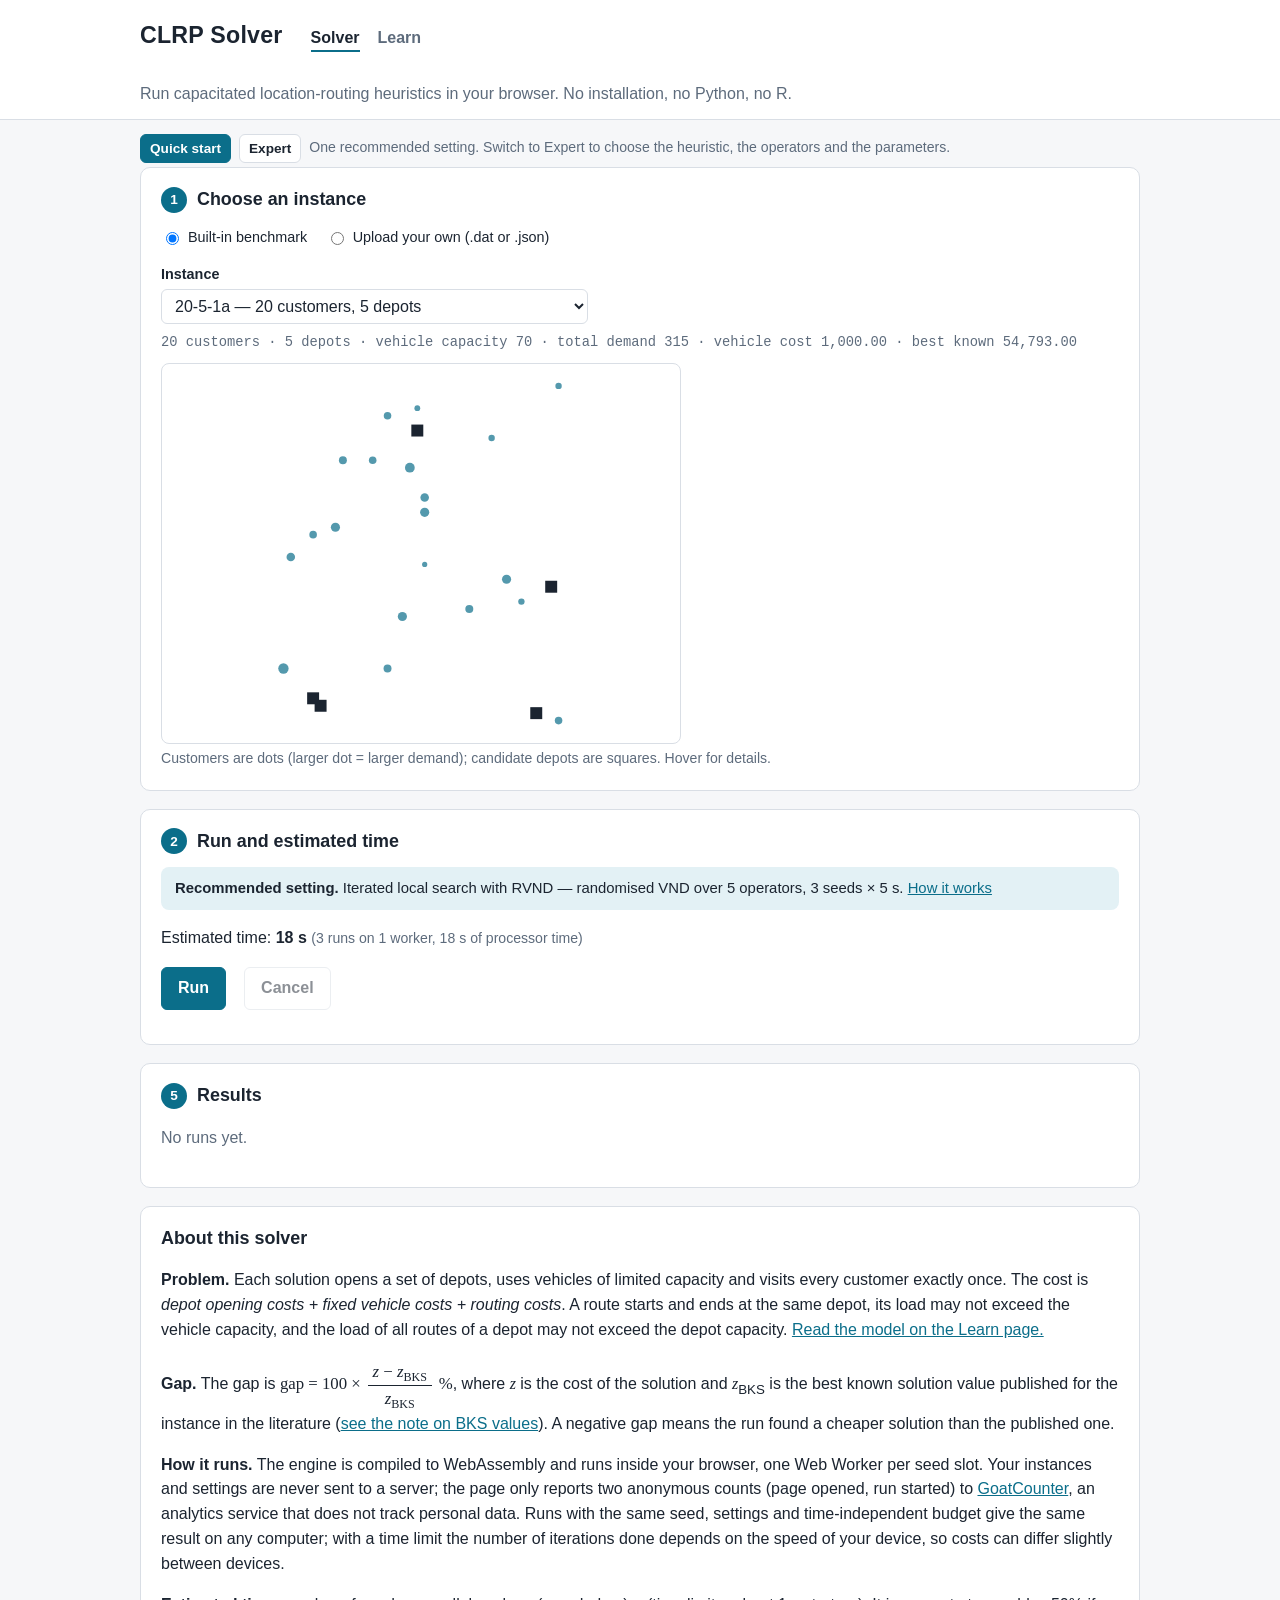
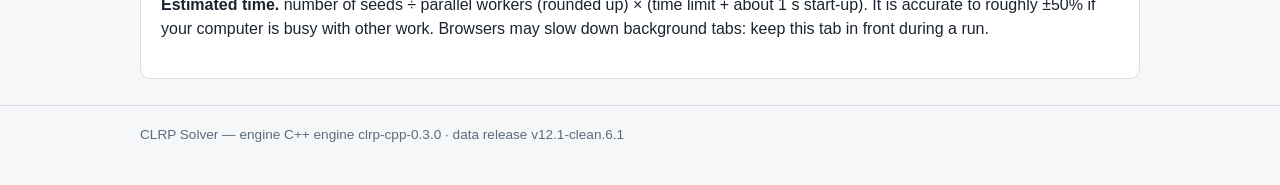
<file: index.html>
<!DOCTYPE html>
<html lang="en">
<head>
<meta charset="utf-8">
<meta name="viewport" content="width=device-width, initial-scale=1">
<title>CLRP Solver</title>
<meta name="description" content="Run heuristics for the capacitated location-routing problem (CLRP) in your browser. No installation.">
<link rel="icon" href="data:,">
<link rel="stylesheet" href="css/site.css">
</head>
<body>
<header class="top"><div class="wrap">
  <h1>CLRP Solver</h1>
  <nav><a href="index.html" aria-current="page">Solver</a><a href="learn.html">Learn</a></nav>
  <p class="tagline">Run capacitated location-routing heuristics in your browser. No installation, no Python, no R.</p>
</div></header>

<main class="wrap">
<noscript><p class="err">This page needs JavaScript and WebAssembly.</p></noscript>
<div id="boot" class="card">Loading the solver…</div>

<div class="mode" role="group" aria-label="Mode">
  <button type="button" id="mode-quick" class="small" aria-pressed="true">Quick start</button>
  <button type="button" id="mode-expert" class="small" aria-pressed="false">Expert</button>
  <span class="muted small" id="mode-note"></span>
</div>

<section class="panel" id="p-instance">
  <h2><span class="num">1</span>Choose an instance</h2>
  <label class="inline"><input type="radio" name="isrc" value="builtin" checked> Built-in benchmark</label>
  <label class="inline"><input type="radio" name="isrc" value="upload"> Upload your own (.dat or .json)</label>
  <div id="inst-builtin">
    <div class="row"><div><label for="inst-sel">Instance</label><select id="inst-sel"></select></div></div>
  </div>
  <div id="inst-upload" hidden>
    <label for="up-file">File</label><input type="file" id="up-file" accept=".dat,.json,.txt">
    <p class="hint">Two formats are read: the benchmark <code>.dat</code> layout used by the P, B and T sets (see <a href="learn.html#formats">Learn</a>) and a simple <code>.json</code> file. <button class="small" id="up-example" type="button">Download a JSON example</button></p>
    <p class="err small" id="up-err"></p>
  </div>
  <div class="info" id="inst-info"></div>
  <div class="chart map" id="inst-map" hidden></div>
  <p class="hint">Customers are dots (larger dot = larger demand); candidate depots are squares. Hover for details.</p>
</section>

<section class="panel" id="p-heur">
  <h2><span class="num">2</span>Choose a heuristic</h2>
  <label for="heur-sel">Algorithm</label><select id="heur-sel"></select>
  <div class="card" id="heur-card"></div>
</section>

<section class="panel" id="p-ls">
  <h2><span class="num">3</span>Local search operators</h2>
  <div class="row">
    <div><label for="ls-sel">Move selection</label><select id="ls-sel"></select></div>
    <div id="preset-box"><label for="preset-sel">Operator set</label><select id="preset-sel"></select></div>
  </div>
  <div class="card" id="ls-card"></div>
  <div id="ops-box">
    <label>Operator order <span class="muted small">(the order matters for VND, RVND and first improvement)</span></label>
    <div class="chips" id="ops-chips"></div>
    <div class="row"><div><label for="op-add">Add an operator</label><select id="op-add"></select></div><div><button class="small" id="op-clear" type="button">Clear list</button></div></div>
    <p class="hint" id="ops-note"></p>
  </div>
  <details id="adv"><summary>Advanced parameters of the heuristic</summary><div class="params" id="params"></div><p class="hint">Defaults are the values used in the experiments. Parameters that stop a run by count (iterations, generations) have no effect under a time limit.</p></details>
</section>

<section class="panel" id="p-run">
  <h2><span class="num" id="run-num">4</span>Run and estimated time</h2>
  <div class="card" id="quick-card" hidden></div>
  <div class="row" id="run-fields">
    <div><label for="seed0">First seed</label><input type="number" id="seed0" value="1" min="0" step="1"></div>
    <div><label for="nseeds">Number of seeds</label><input type="number" id="nseeds" value="3" min="1" max="200" step="1"></div>
    <div><label for="tlim">Time limit per run (seconds)</label><input type="number" id="tlim" value="5" min="0.5" max="3600" step="0.5"></div>
    <div><label for="nwork">Parallel workers</label><input type="number" id="nwork" value="1" min="1" max="32" step="1"></div>
  </div>
  <div class="row" id="run-quickbtns" style="margin-top:10px">
    <div><button class="small" id="q-quick" type="button">Quick test: 3 × 5 s</button> <button class="small" id="q-short" type="button">Short: 5 × 30 s</button></div>
  </div>
  <p>Estimated time: <strong id="est">–</strong> <span class="muted small" id="est-note"></span></p>
  <div class="row"><button class="primary" id="run" type="button">Run</button><button id="cancel" type="button" disabled>Cancel</button><span id="status" class="muted small"></span></div>
  <div class="bar" id="bar" hidden><i></i></div>
  <p class="err small" id="run-err"></p>
</section>

<section class="panel" id="p-res">
  <h2><span class="num">5</span>Results</h2>
  <p class="muted" id="res-empty">No runs yet.</p>
  <div id="res" hidden>
    <div id="res-sum" class="info"></div>
    <h3 style="margin:16px 0 4px;font-size:1rem">Gap to the best known solution</h3>
    <div class="chart" id="gap-chart"></div>
    <div class="row" style="align-items:center"><h3 style="margin:16px 0 4px;font-size:1rem">Routes of the best run</h3><div><select id="route-seed" style="min-width:140px"></select></div></div>
    <div class="info" id="route-info"></div><div class="chart" id="route-chart"></div>
    <h3 style="margin:16px 0 4px;font-size:1rem">Convergence</h3>
    <div class="chart" id="conv-chart"></div>
    <h3 style="margin:16px 0 4px;font-size:1rem">All runs</h3>
    <div style="overflow-x:auto"><table class="res" id="res-table"><thead><tr><th>Seed</th><th>Cost</th><th>Opening</th><th>Vehicles</th><th>Routing</th><th>Gap to BKS</th><th>Time to best</th><th>Wall time</th><th>Status</th></tr></thead><tbody></tbody></table></div>
    <div class="row" style="margin-top:12px"><button id="dl-csv" type="button">Download CSV</button><button id="dl-log" type="button">Download solver log</button><button id="dl-sol" type="button">Download best solution (JSON)</button><button id="dl-cfg" type="button">Download settings</button></div>
  </div>
</section>

<section class="panel" id="about">
  <h2>About this solver</h2>
  <p><strong>Problem.</strong> Each solution opens a set of depots, uses vehicles of limited capacity and visits every customer exactly once. The cost is <em>depot opening costs + fixed vehicle costs + routing costs</em>. A route starts and ends at the same depot, its load may not exceed the vehicle capacity, and the load of all routes of a depot may not exceed the depot capacity. <a href="learn.html#problem">Read the model on the Learn page.</a></p>
  <p><strong>Gap.</strong> The gap is <span class="math">gap = 100 × <span class="frac"><span><i>z</i> − <i>z</i><sub>BKS</sub></span><span><i>z</i><sub>BKS</sub></span></span> %</span>, where <i>z</i> is the cost of the solution and <i>z</i><sub>BKS</sub> is the best known solution value published for the instance in the literature (<a href="learn.html#bks">see the note on BKS values</a>). A negative gap means the run found a cheaper solution than the published one.</p>
  <p><strong>How it runs.</strong> The engine is compiled to WebAssembly and runs inside your browser, one Web Worker per seed slot. Your instances and settings are never sent to a server; the page only reports two anonymous counts (page opened, run started) to <a href="https://www.goatcounter.com">GoatCounter</a>, an analytics service that does not track personal data. Runs with the same seed, settings and time-independent budget give the same result on any computer; with a time limit the number of iterations done depends on the speed of your device, so costs can differ slightly between devices.</p>
  <p><strong>Estimated time.</strong> number of seeds ÷ parallel workers (rounded up) × (time limit + about 1 s start-up). It is accurate to roughly ±50% if your computer is busy with other work. Browsers may slow down background tabs: keep this tab in front during a run.</p>
</section>
</main>

<div class="wrap"><section id="cite" hidden></section></div>
<footer><div class="wrap"><span id="foot">CLRP Solver</span></div></footer>

<script src="js/engine.js"></script>
<script src="js/charts.js"></script>
<script src="js/app.js"></script>
<script data-goatcounter="https://michelecedolin.goatcounter.com/count" async src="https://gc.zgo.at/count.js"></script>
<script src="js/cite.js"></script>
</body>
</html>
</file>
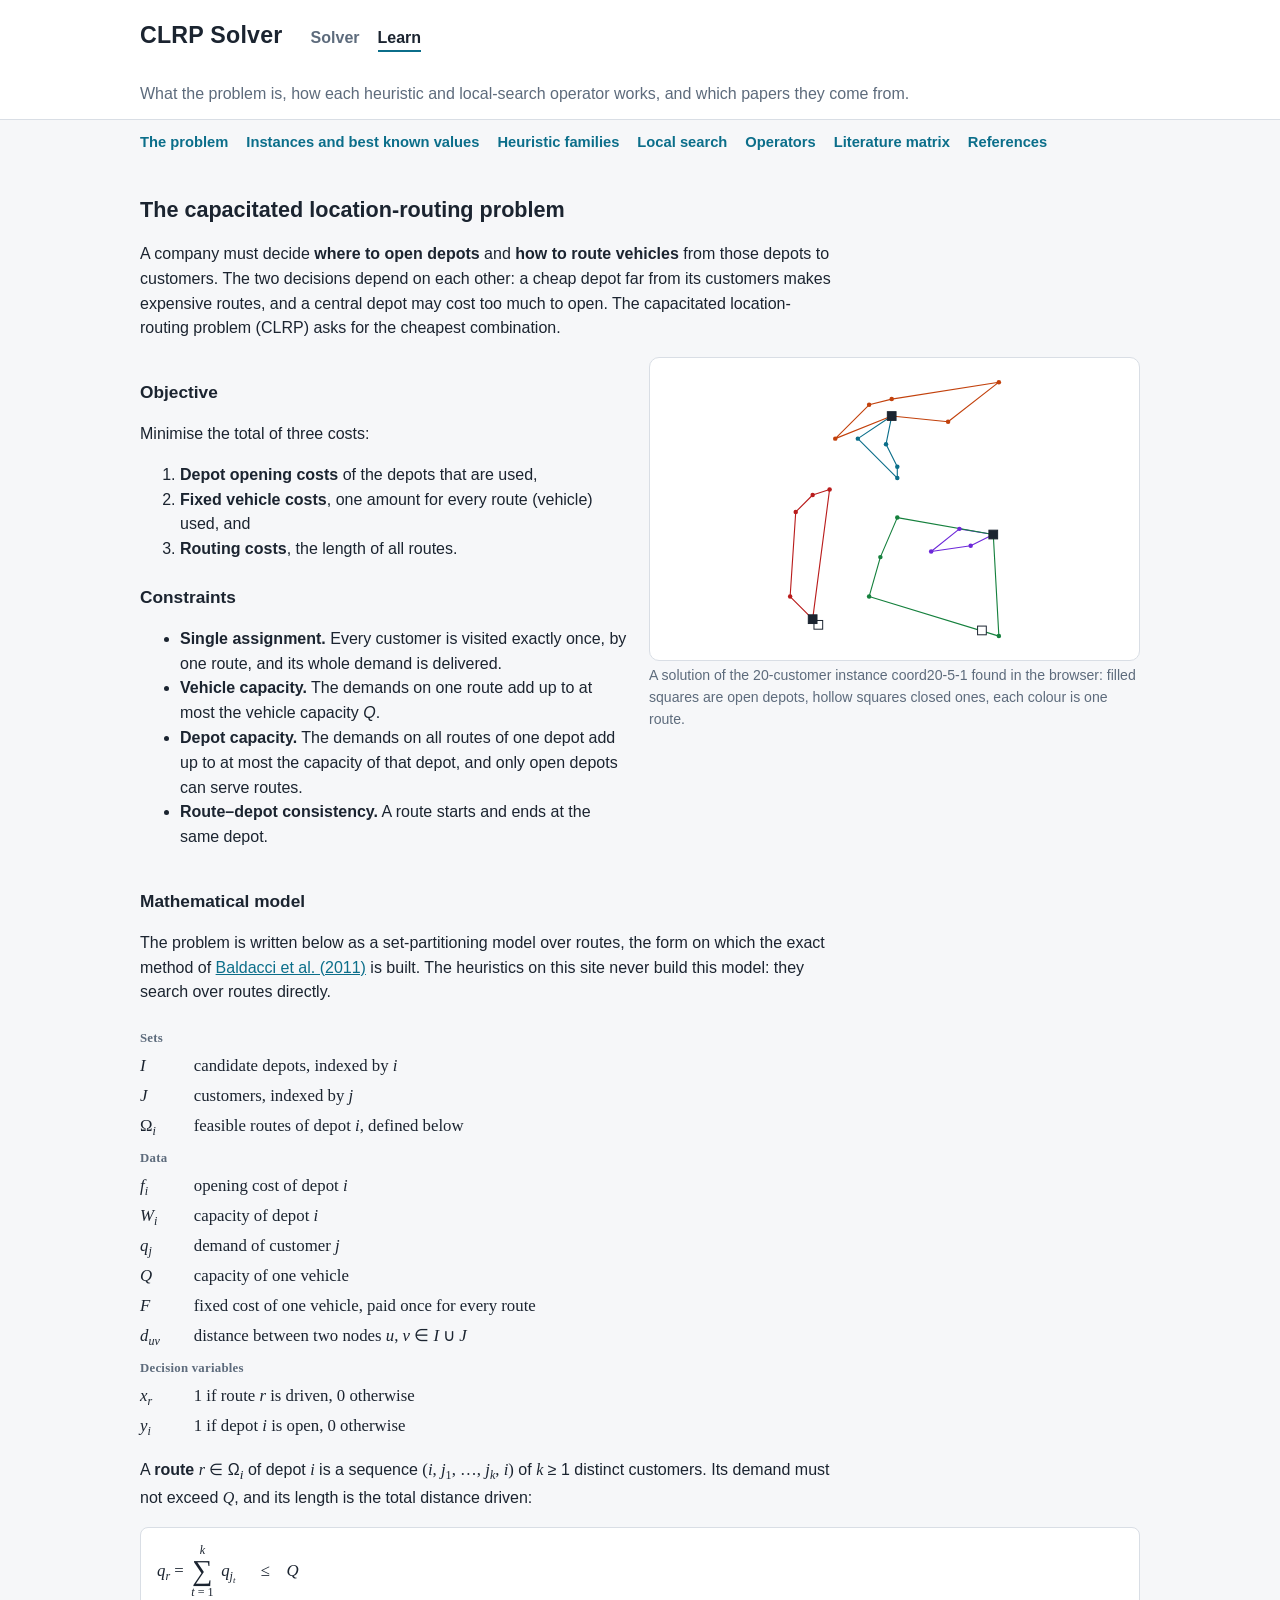
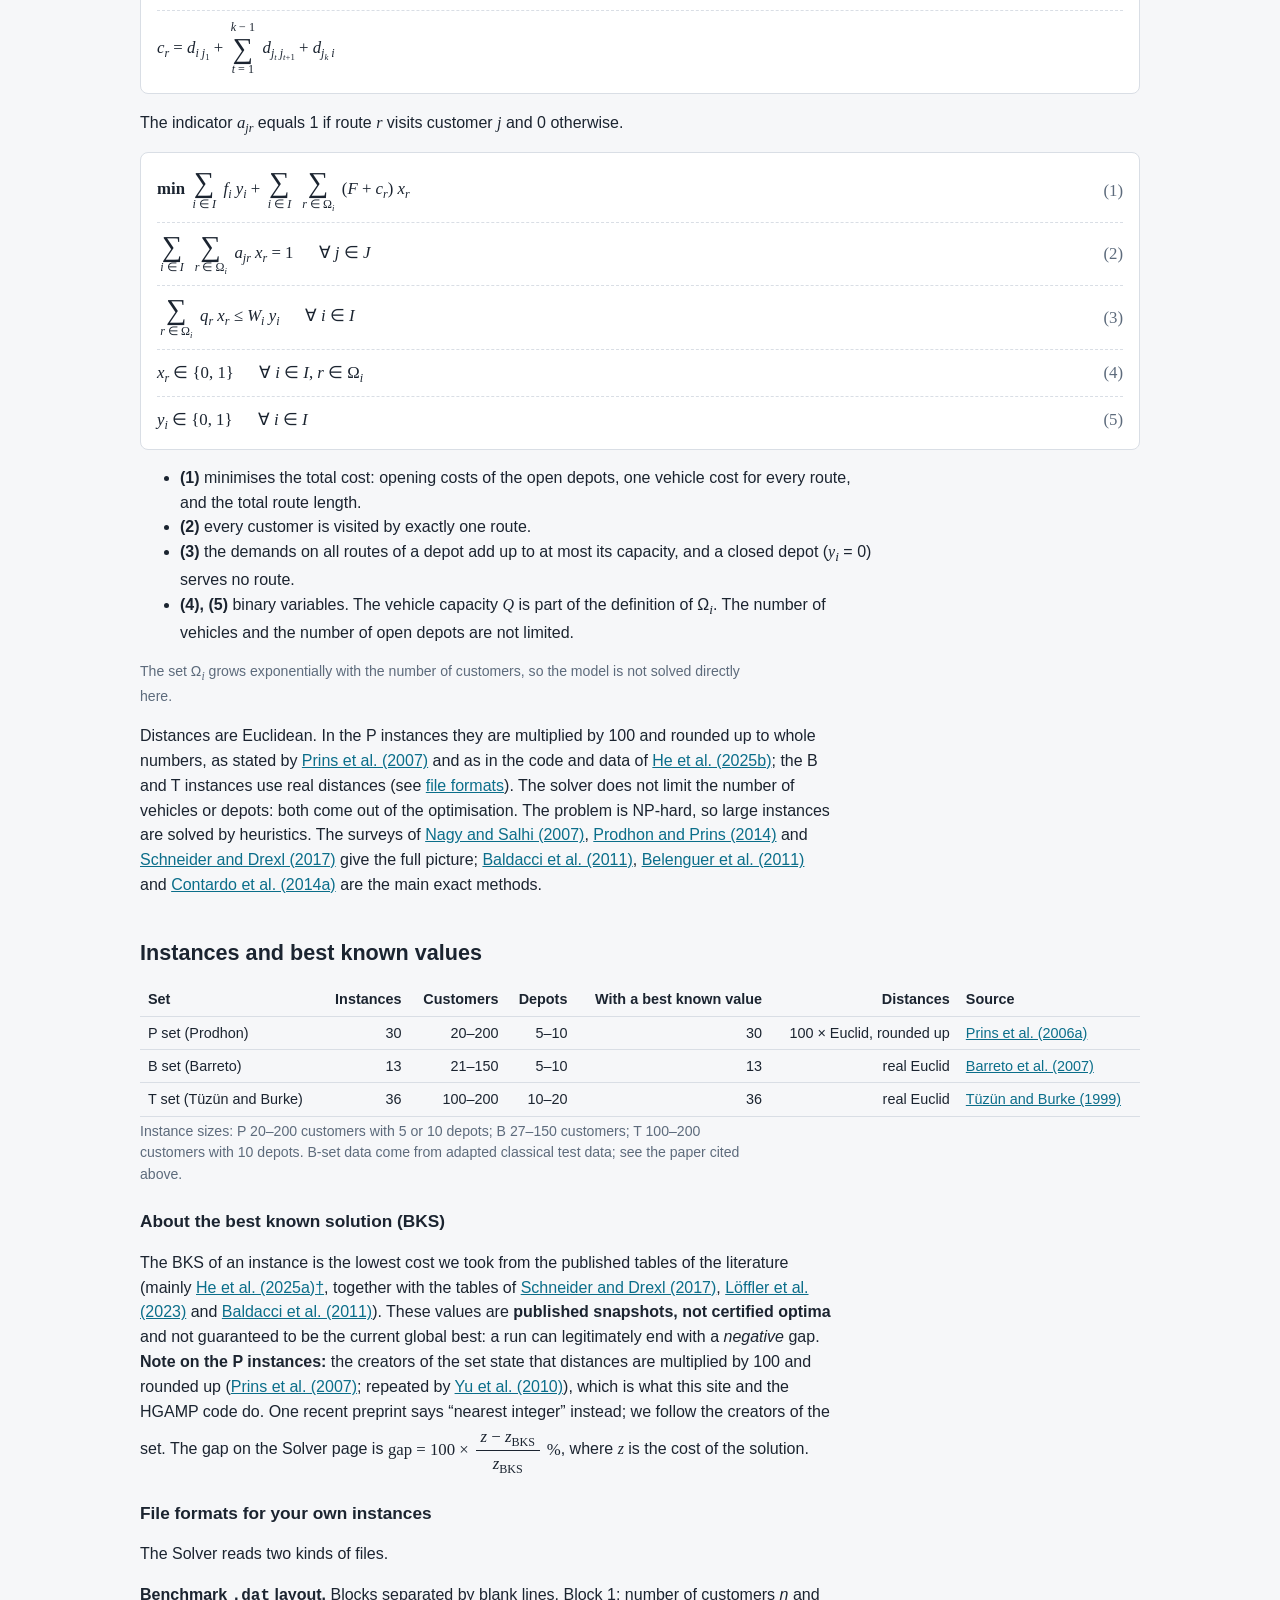
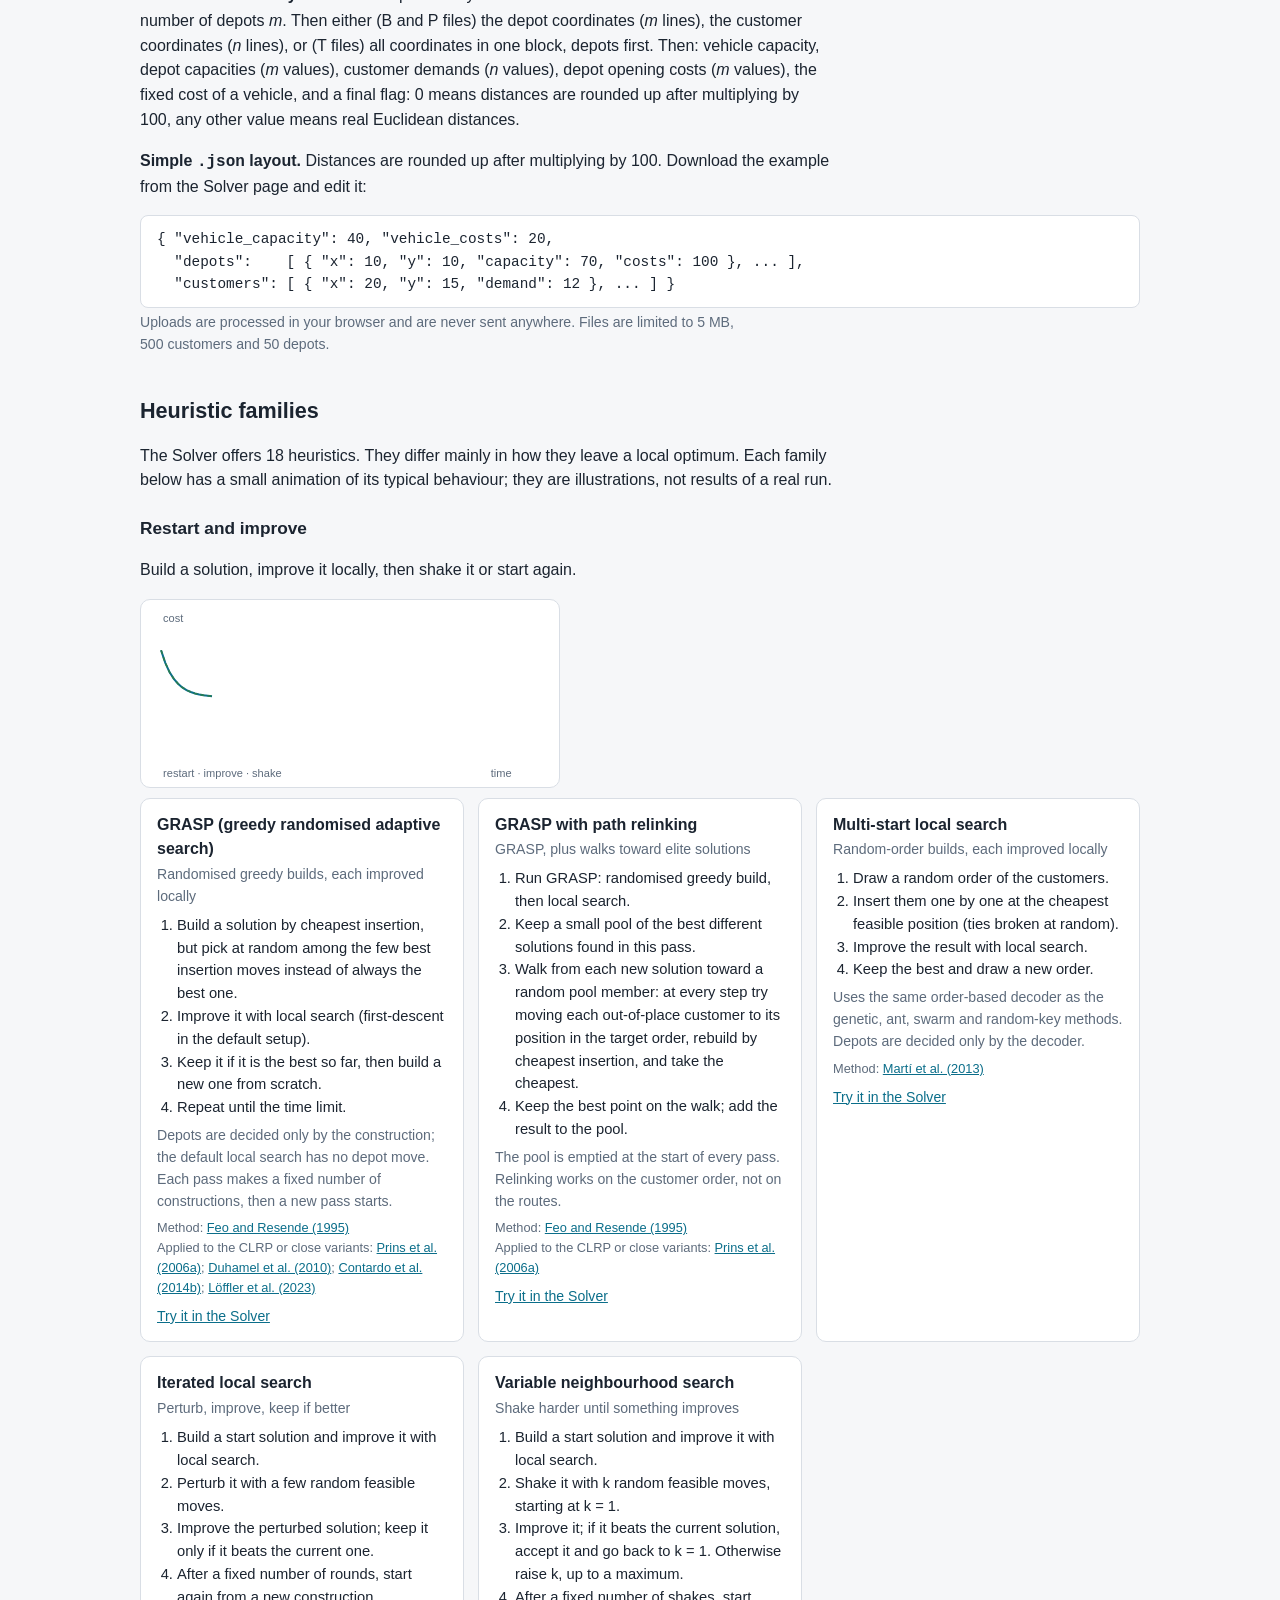
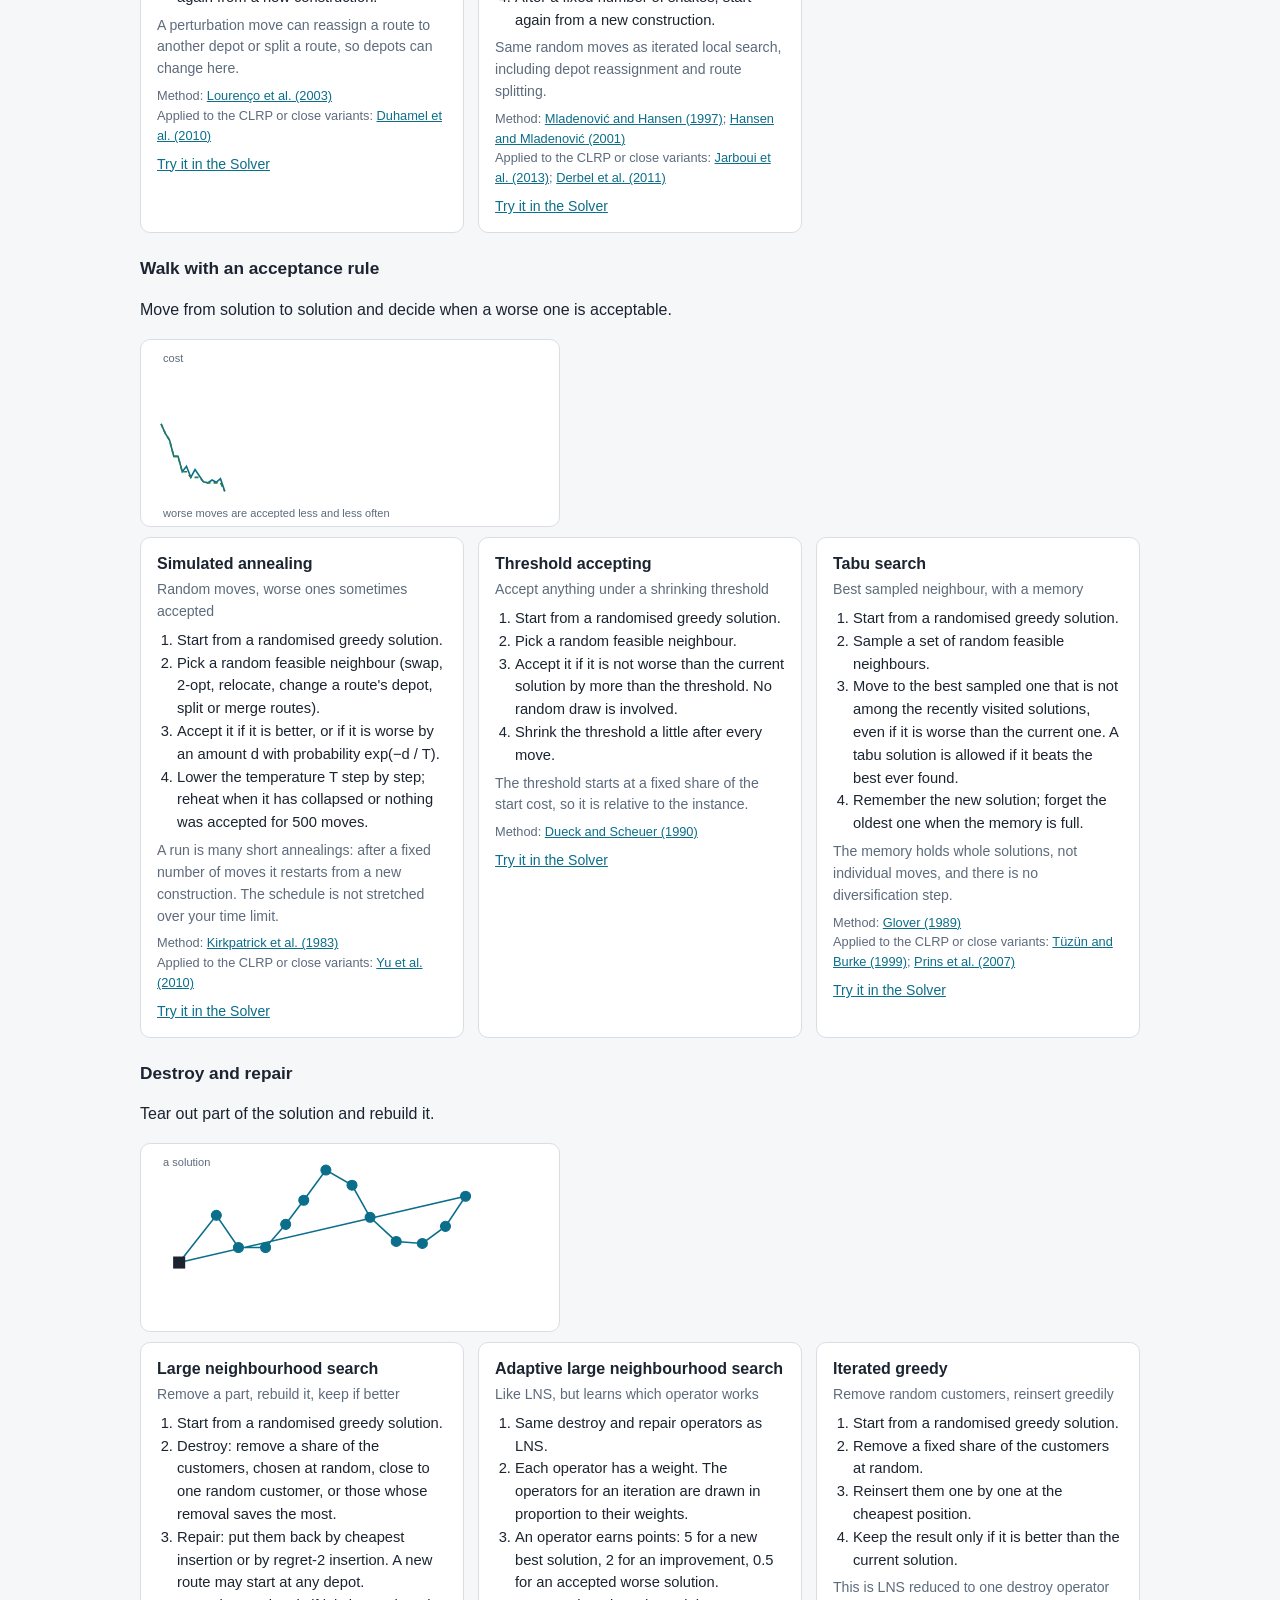
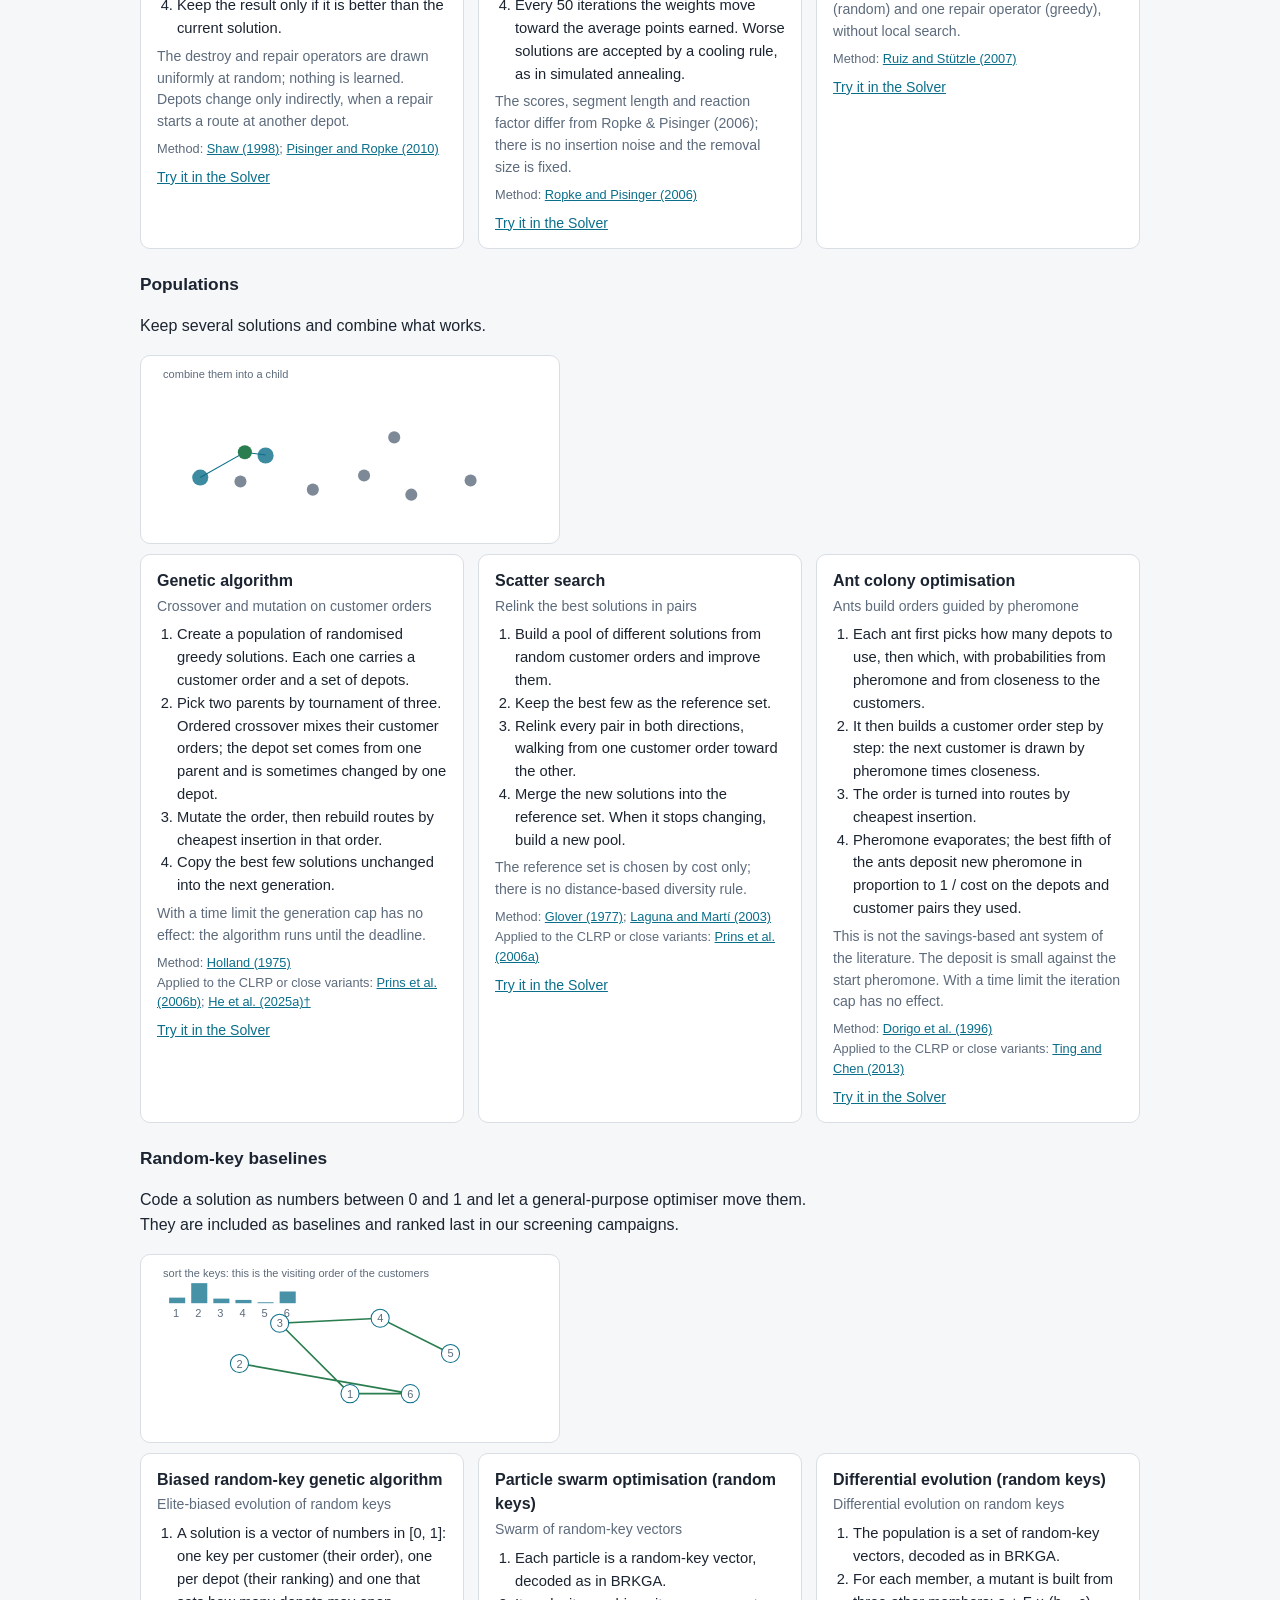
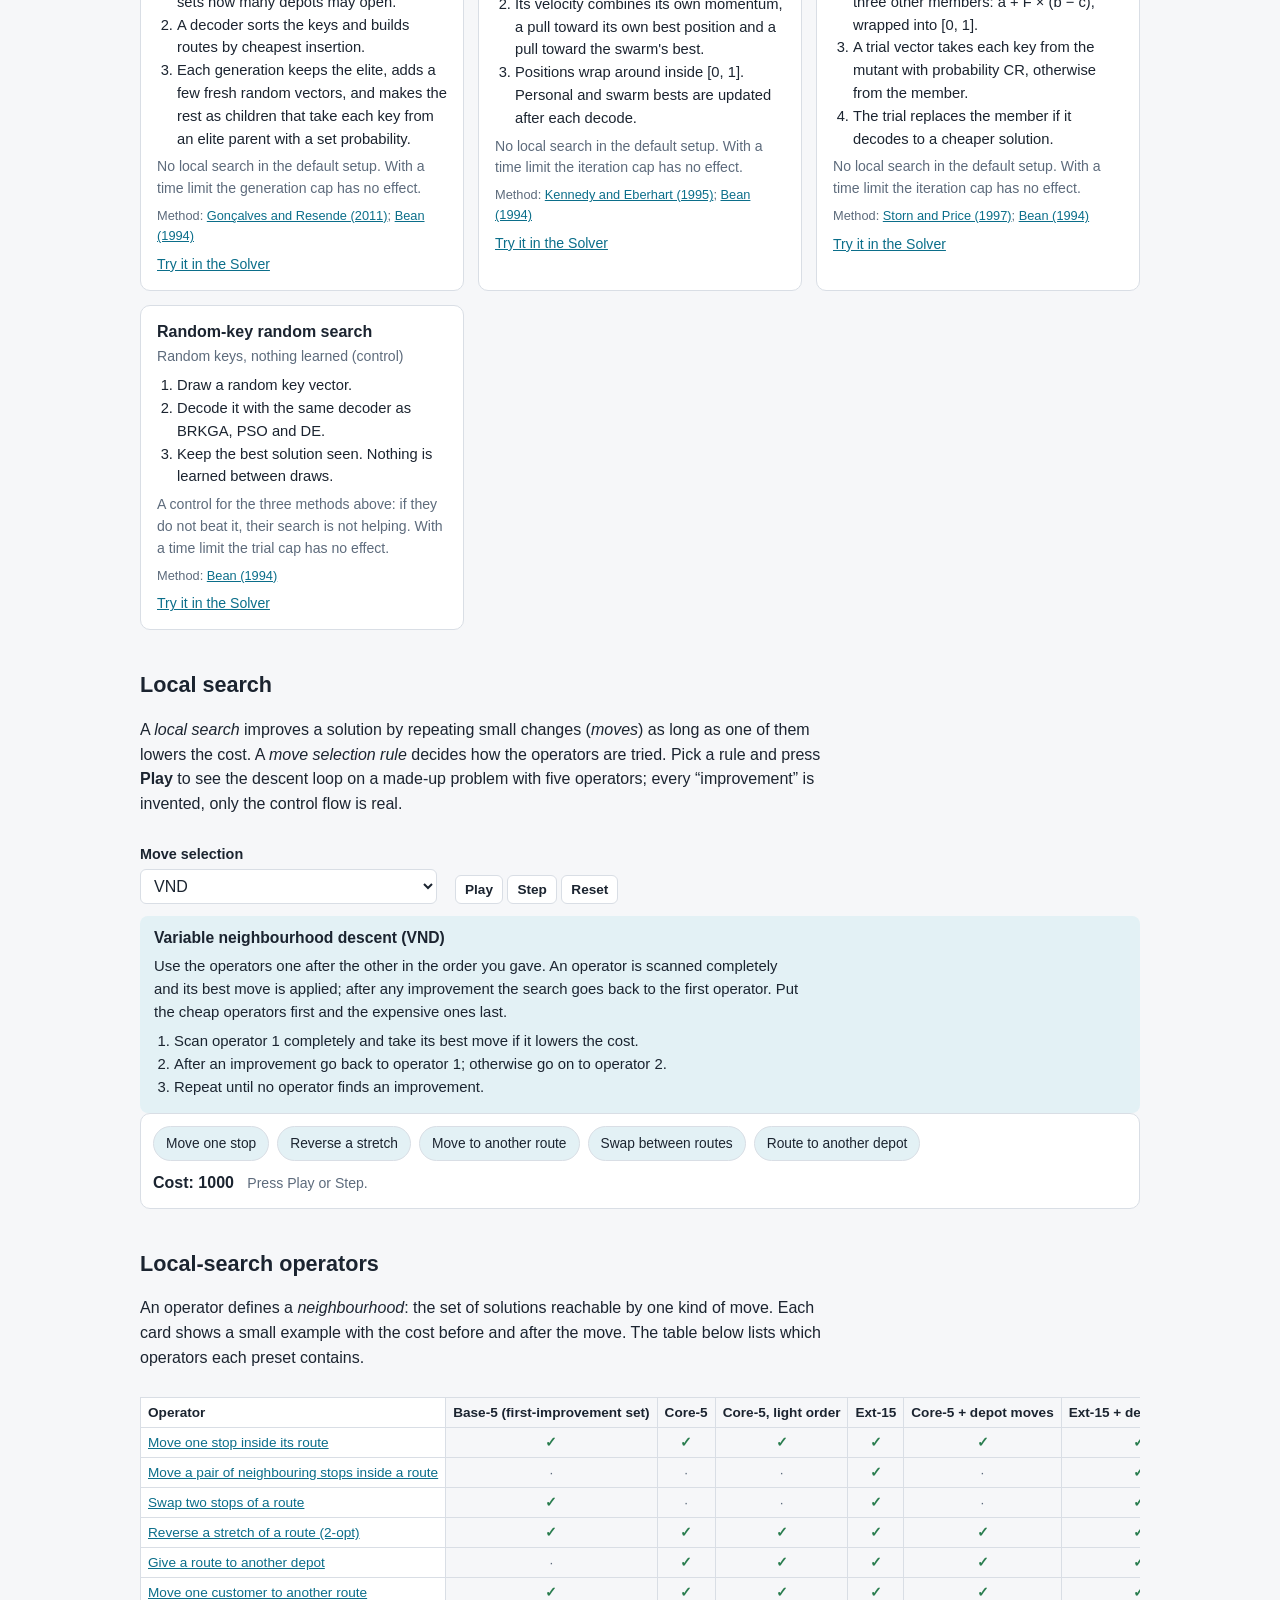
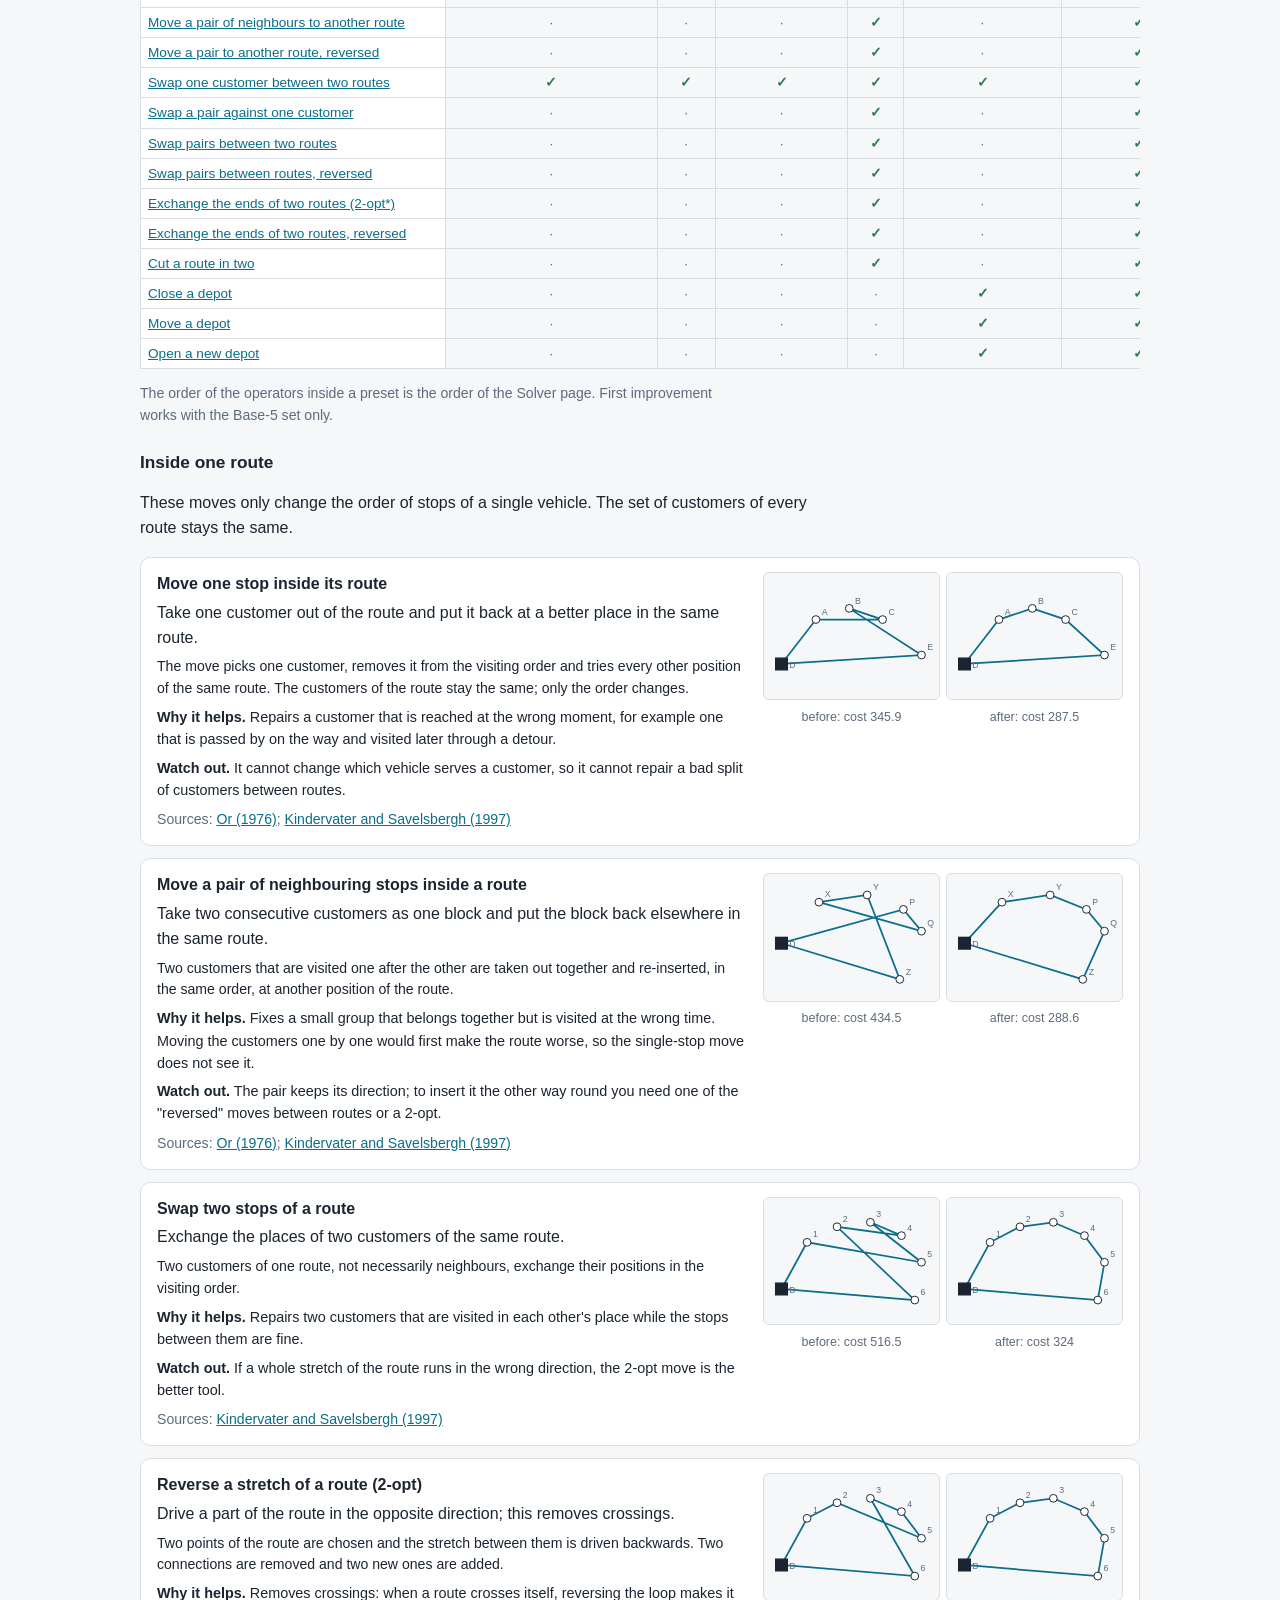
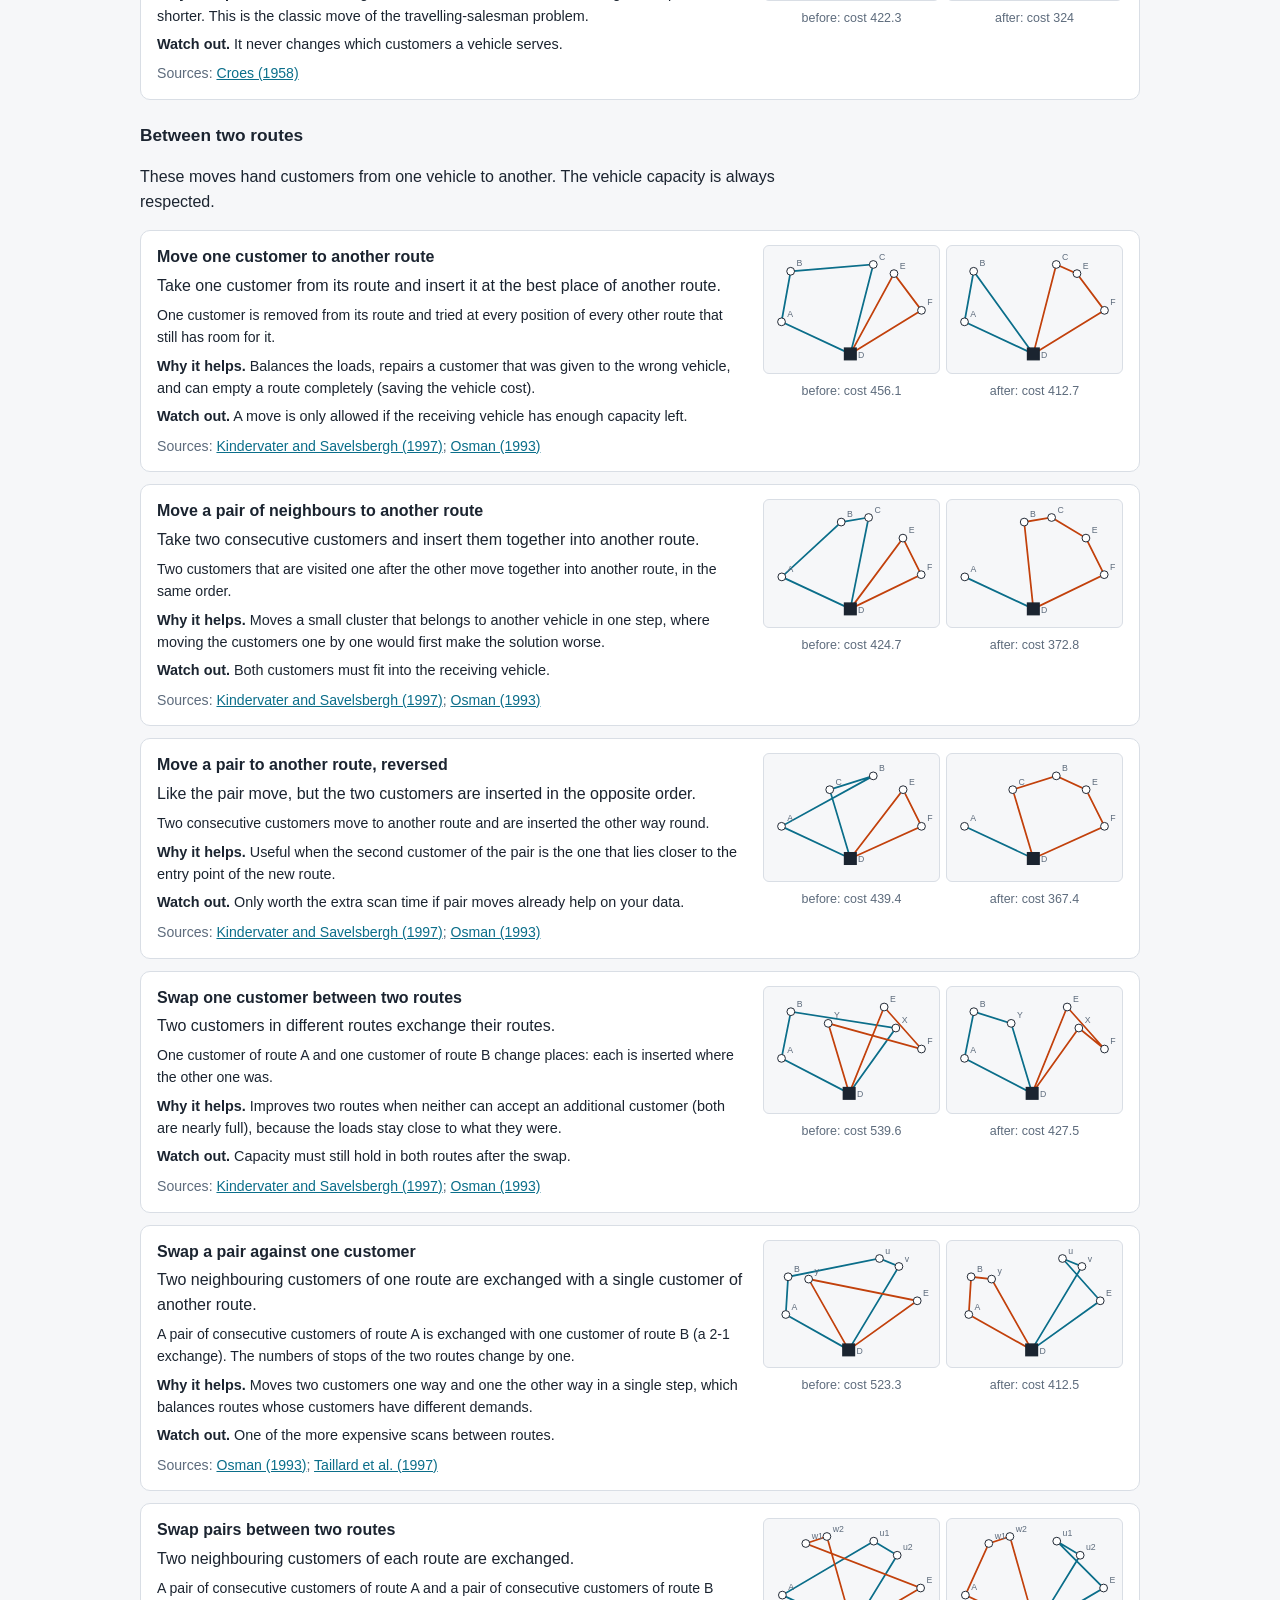
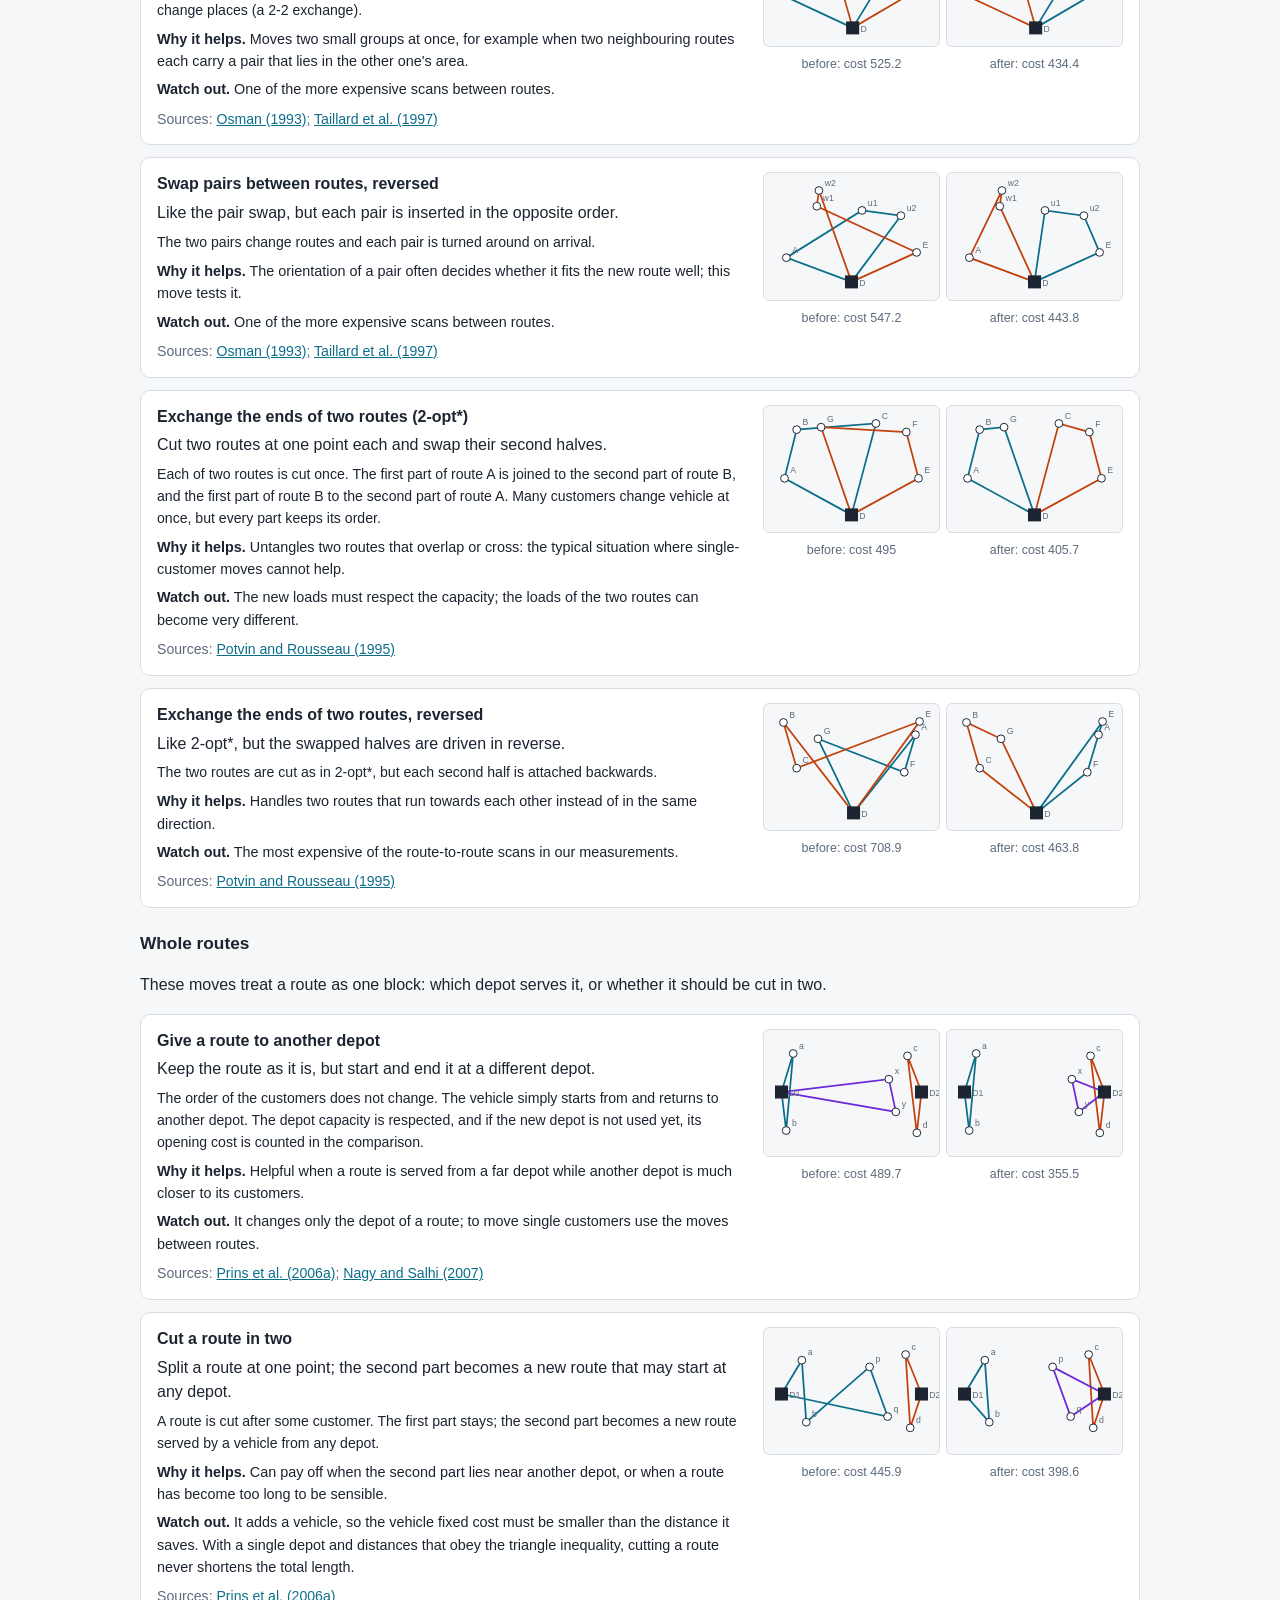
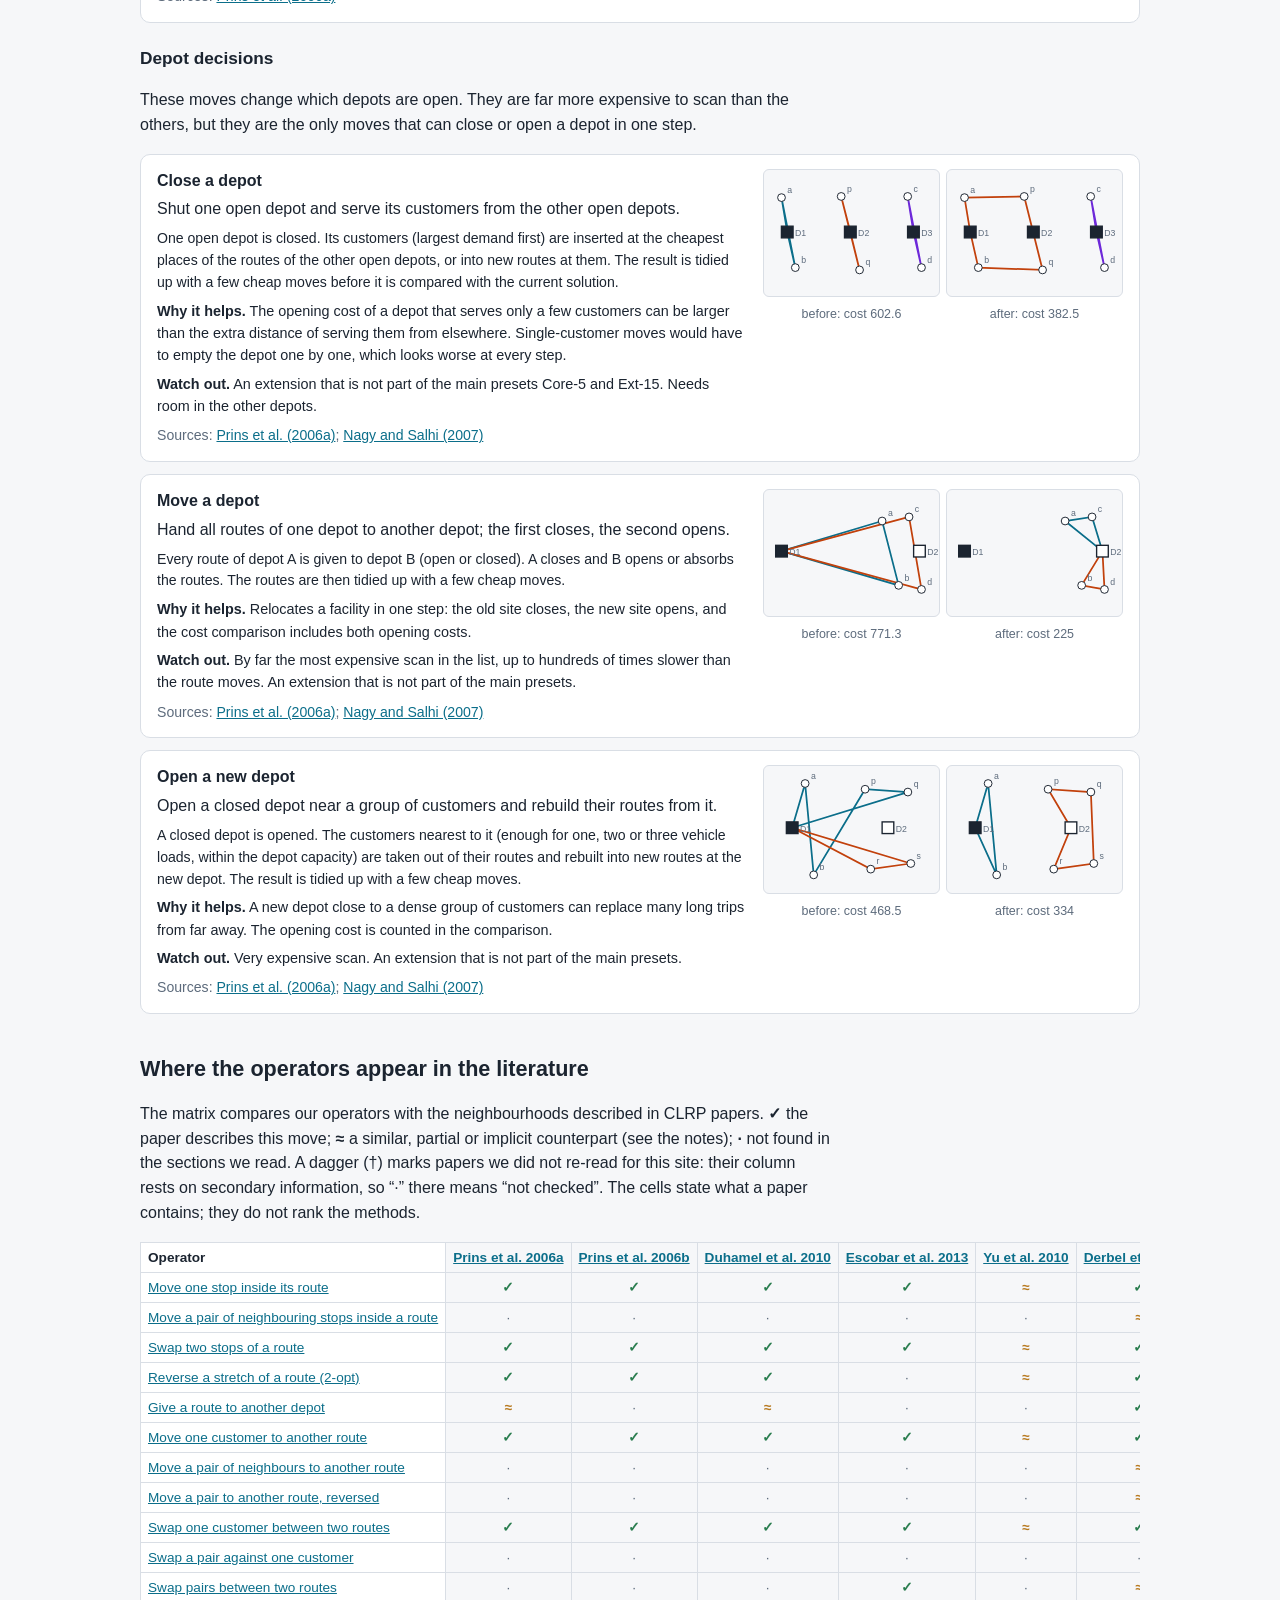
<file: learn.html>
<!DOCTYPE html>
<html lang="en">
<head>
<meta charset="utf-8">
<meta name="viewport" content="width=device-width, initial-scale=1">
<title>CLRP Solver: Learn</title>
<meta name="description" content="The capacitated location-routing problem, the heuristics and local-search operators of the CLRP Solver, and the literature behind them.">
<link rel="icon" href="data:,">
<link rel="stylesheet" href="css/site.css">
</head>
<body>
<header class="top"><div class="wrap">
  <h1>CLRP Solver</h1>
  <nav><a href="index.html">Solver</a><a href="learn.html" aria-current="page">Learn</a></nav>
  <p class="tagline">What the problem is, how each heuristic and local-search operator works, and which papers they come from.</p>
</div></header>

<main class="wrap learn">
<noscript><p class="err">This page needs JavaScript.</p></noscript>
<ul class="jump">
  <li><a href="#problem">The problem</a></li><li><a href="#data">Instances and best known values</a></li><li><a href="#heuristics">Heuristic families</a></li>
  <li><a href="#local-search">Local search</a></li><li><a href="#operators">Operators</a></li><li><a href="#literature">Literature matrix</a></li><li><a href="#references">References</a></li>
</ul>

<h2 class="sec" id="problem">The capacitated location-routing problem</h2>
<p>A company must decide <strong>where to open depots</strong> and <strong>how to route vehicles</strong> from those depots to customers. The two decisions depend on each other: a cheap depot far from its customers makes expensive routes, and a central depot may cost too much to open. The capacitated location-routing problem (CLRP) asks for the cheapest combination.</p>
<div class="grid2">
  <div>
    <h3>Objective</h3>
    <p>Minimise the total of three costs:</p>
    <ol><li><strong>Depot opening costs</strong> of the depots that are used,</li><li><strong>Fixed vehicle costs</strong>, one amount for every route (vehicle) used, and</li><li><strong>Routing costs</strong>, the length of all routes.</li></ol>
    <h3>Constraints</h3>
    <ul>
      <li><strong>Single assignment.</strong> Every customer is visited exactly once, by one route, and its whole demand is delivered.</li>
      <li><strong>Vehicle capacity.</strong> The demands on one route add up to at most the vehicle capacity <em>Q</em>.</li>
      <li><strong>Depot capacity.</strong> The demands on all routes of one depot add up to at most the capacity of that depot, and only open depots can serve routes.</li>
      <li><strong>Route–depot consistency.</strong> A route starts and ends at the same depot.</li>
    </ul>
  </div>
  <div><div class="chart anim" id="fig-problem" aria-label="A solution of instance coord20-5-1"></div><p class="hint">A solution of the 20-customer instance coord20-5-1 found in the browser: filled squares are open depots, hollow squares closed ones, each colour is one route.</p></div>
</div>
<h3>Mathematical model</h3>
<p>The problem is written below as a set-partitioning model over routes, the form on which the exact method of <span data-ref="baldacci11"></span> is built. The heuristics on this site never build this model: they search over routes directly.</p>
<table class="nota math" aria-label="Notation">
<tr class="grp"><td colspan="2">Sets</td></tr>
<tr><td><i>I</i></td><td>candidate depots, indexed by <i>i</i></td></tr>
<tr><td><i>J</i></td><td>customers, indexed by <i>j</i></td></tr>
<tr><td>Ω<sub><i>i</i></sub></td><td>feasible routes of depot <i>i</i>, defined below</td></tr>
<tr class="grp"><td colspan="2">Data</td></tr>
<tr><td><i>f</i><sub><i>i</i></sub></td><td>opening cost of depot <i>i</i></td></tr>
<tr><td><i>W</i><sub><i>i</i></sub></td><td>capacity of depot <i>i</i></td></tr>
<tr><td><i>q</i><sub><i>j</i></sub></td><td>demand of customer <i>j</i></td></tr>
<tr><td><i>Q</i></td><td>capacity of one vehicle</td></tr>
<tr><td><i>F</i></td><td>fixed cost of one vehicle, paid once for every route</td></tr>
<tr><td><i>d</i><sub><i>uv</i></sub></td><td>distance between two nodes <i>u</i>, <i>v</i> ∈ <i>I</i> ∪ <i>J</i></td></tr>
<tr class="grp"><td colspan="2">Decision variables</td></tr>
<tr><td><i>x</i><sub><i>r</i></sub></td><td>1 if route <i>r</i> is driven, 0 otherwise</td></tr>
<tr><td><i>y</i><sub><i>i</i></sub></td><td>1 if depot <i>i</i> is open, 0 otherwise</td></tr>
</table>
<p>A <strong>route</strong> <i>r</i> ∈ Ω<sub><i>i</i></sub> of depot <i>i</i> is a sequence <span class="math">(<i>i</i>, <i>j</i><sub>1</sub>, …, <i>j</i><sub><i>k</i></sub>, <i>i</i>)</span> of <i>k</i> ≥ 1 distinct customers. Its demand must not exceed <i>Q</i>, and its length is the total distance driven:</p>
<div class="model math" role="group" aria-label="Route demand and length">
<div class="row"><span><i>q</i><sub><i>r</i></sub> = <span class="sum"><span class="lim"><i>k</i></span><span class="op">∑</span><span class="lim"><i>t</i> = 1</span></span> <i>q</i><sub><i>j</i><sub><i>t</i></sub></sub> &emsp; ≤ &ensp; <i>Q</i></span></div>
<div class="row"><span><i>c</i><sub><i>r</i></sub> = <i>d</i><sub><i>i</i> <i>j</i><sub>1</sub></sub> + <span class="sum"><span class="lim"><i>k</i> − 1</span><span class="op">∑</span><span class="lim"><i>t</i> = 1</span></span> <i>d</i><sub><i>j</i><sub><i>t</i></sub> <i>j</i><sub><i>t</i>+1</sub></sub> + <i>d</i><sub><i>j</i><sub><i>k</i></sub> <i>i</i></sub></span></div>
</div>
<p>The indicator <span class="math"><i>a</i><sub><i>jr</i></sub></span> equals 1 if route <i>r</i> visits customer <i>j</i> and 0 otherwise.</p>
<div class="model math" role="group" aria-label="Model">
<div class="row"><span><b>min</b> <span class="sum"><span class="op">∑</span><span class="lim"><i>i</i> ∈ <i>I</i></span></span> <i>f</i><sub><i>i</i></sub> <i>y</i><sub><i>i</i></sub> + <span class="sum"><span class="op">∑</span><span class="lim"><i>i</i> ∈ <i>I</i></span></span> <span class="sum"><span class="op">∑</span><span class="lim"><i>r</i> ∈ Ω<sub><i>i</i></sub></span></span> (<i>F</i> + <i>c</i><sub><i>r</i></sub>) <i>x</i><sub><i>r</i></sub></span><span class="tag">(1)</span></div>
<div class="row"><span><span class="sum"><span class="op">∑</span><span class="lim"><i>i</i> ∈ <i>I</i></span></span> <span class="sum"><span class="op">∑</span><span class="lim"><i>r</i> ∈ Ω<sub><i>i</i></sub></span></span> <i>a</i><sub><i>jr</i></sub> <i>x</i><sub><i>r</i></sub> = 1 &emsp; ∀ <i>j</i> ∈ <i>J</i></span><span class="tag">(2)</span></div>
<div class="row"><span><span class="sum"><span class="op">∑</span><span class="lim"><i>r</i> ∈ Ω<sub><i>i</i></sub></span></span> <i>q</i><sub><i>r</i></sub> <i>x</i><sub><i>r</i></sub> ≤ <i>W</i><sub><i>i</i></sub> <i>y</i><sub><i>i</i></sub> &emsp; ∀ <i>i</i> ∈ <i>I</i></span><span class="tag">(3)</span></div>
<div class="row"><span><i>x</i><sub><i>r</i></sub> ∈ {0, 1} &emsp; ∀ <i>i</i> ∈ <i>I</i>, <i>r</i> ∈ Ω<sub><i>i</i></sub></span><span class="tag">(4)</span></div>
<div class="row"><span><i>y</i><sub><i>i</i></sub> ∈ {0, 1} &emsp; ∀ <i>i</i> ∈ <i>I</i></span><span class="tag">(5)</span></div>
</div>
<ul>
<li><strong>(1)</strong> minimises the total cost: opening costs of the open depots, one vehicle cost for every route, and the total route length.</li>
<li><strong>(2)</strong> every customer is visited by exactly one route.</li>
<li><strong>(3)</strong> the demands on all routes of a depot add up to at most its capacity, and a closed depot (<i>y</i><sub><i>i</i></sub> = 0) serves no route.</li>
<li><strong>(4), (5)</strong> binary variables. The vehicle capacity <i>Q</i> is part of the definition of Ω<sub><i>i</i></sub>. The number of vehicles and the number of open depots are not limited.</li>
</ul>
<p class="hint">The set Ω<sub><i>i</i></sub> grows exponentially with the number of customers, so the model is not solved directly here.</p>
<p>Distances are Euclidean. In the P instances they are multiplied by 100 and rounded up to whole numbers, as stated by <span data-ref="prins07"></span> and as in the code and data of <span data-ref="he25cd"></span>; the B and T instances use real distances (see <a href="#formats">file formats</a>). The solver does not limit the number of vehicles or depots: both come out of the optimisation. The problem is NP-hard, so large instances are solved by heuristics. The surveys of <span data-ref="nagy07"></span>, <span data-ref="prodhon14"></span> and <span data-ref="schneider17"></span> give the full picture; <span data-ref="baldacci11"></span>, <span data-ref="belenguer11"></span> and <span data-ref="contardo14a"></span> are the main exact methods.</p>

<h2 class="sec" id="data">Instances and best known values</h2>
<div id="data-table"></div>
<h3 id="bks">About the best known solution (BKS)</h3>
<p>The BKS of an instance is the lowest cost we took from the published tables of the literature (mainly <span data-ref="he25"></span>, together with the tables of <span data-ref="schneider17"></span>, <span data-ref="loffler23"></span> and <span data-ref="baldacci11"></span>). These values are <strong>published snapshots, not certified optima</strong> and not guaranteed to be the current global best: a run can legitimately end with a <em>negative</em> gap. <strong>Note on the P instances:</strong> the creators of the set state that distances are multiplied by 100 and rounded up (<span data-ref="prins07"></span>; repeated by <span data-ref="yu10"></span>), which is what this site and the HGAMP code do. One recent preprint says “nearest integer” instead; we follow the creators of the set. The gap on the Solver page is <span class="math">gap = 100 × <span class="frac"><span><i>z</i> − <i>z</i><sub>BKS</sub></span><span><i>z</i><sub>BKS</sub></span></span> %</span>, where <i>z</i> is the cost of the solution.</p>
<h3 id="formats">File formats for your own instances</h3>
<p>The Solver reads two kinds of files.</p>
<p><strong>Benchmark <code>.dat</code> layout.</strong> Blocks separated by blank lines. Block 1: number of customers <em>n</em> and number of depots <em>m</em>. Then either (B and P files) the depot coordinates (<em>m</em> lines), the customer coordinates (<em>n</em> lines), or (T files) all coordinates in one block, depots first. Then: vehicle capacity, depot capacities (<em>m</em> values), customer demands (<em>n</em> values), depot opening costs (<em>m</em> values), the fixed cost of a vehicle, and a final flag: 0 means distances are rounded up after multiplying by 100, any other value means real Euclidean distances.</p>
<p><strong>Simple <code>.json</code> layout.</strong> Distances are rounded up after multiplying by 100. Download the example from the Solver page and edit it:</p>
<div class="eq">{ "vehicle_capacity": 40, "vehicle_costs": 20,
  "depots":    [ { "x": 10, "y": 10, "capacity": 70, "costs": 100 }, ... ],
  "customers": [ { "x": 20, "y": 15, "demand": 12 }, ... ] }</div>
<p class="hint">Uploads are processed in your browser and are never sent anywhere. Files are limited to 5 MB, 500 customers and 50 depots.</p>

<h2 class="sec" id="heuristics">Heuristic families</h2>
<p>The Solver offers 18 heuristics. They differ mainly in how they leave a local optimum. Each family below has a small animation of its typical behaviour; they are illustrations, not results of a real run.</p>
<div id="families"></div>

<h2 class="sec" id="local-search">Local search</h2>
<p>A <em>local search</em> improves a solution by repeating small changes (<em>moves</em>) as long as one of them lowers the cost. A <em>move selection rule</em> decides how the operators are tried. Pick a rule and press <strong>Play</strong> to see the descent loop on a made-up problem with five operators; every “improvement” is invented, only the control flow is real.</p>
<div class="row"><div><label for="drv-sel">Move selection</label><select id="drv-sel"></select></div><div><button id="drv-play" class="small" type="button">Play</button> <button id="drv-step" class="small" type="button">Step</button> <button id="drv-reset" class="small" type="button">Reset</button></div></div>
<div class="card" id="drv-card"></div>
<div class="anim" id="drv-anim" style="padding:12px"></div>

<h2 class="sec" id="operators">Local-search operators</h2>
<p>An operator defines a <em>neighbourhood</em>: the set of solutions reachable by one kind of move. Each card shows a small example with the cost before and after the move. The table below lists which operators each preset contains.</p>
<div id="op-presets"></div>
<div id="ops"></div>

<h2 class="sec" id="literature">Where the operators appear in the literature</h2>
<p>The matrix compares our operators with the neighbourhoods described in CLRP papers. <strong>✓</strong> the paper describes this move; <strong>≈</strong> a similar, partial or implicit counterpart (see the notes); <strong>·</strong> not found in the sections we read. A dagger (†) marks papers we did not re-read for this site: their column rests on secondary information, so “·” there means “not checked”. The cells state what a paper contains; they do not rank the methods.</p>
<div id="matrix"></div>
<ul class="small" id="matrix-notes">
  <li>Prins et al. and Duhamel et al. use three neighbourhoods (MOVE, SWAP, OPT) with a first-improving rule and keep the depot set fixed during local search.</li>
  <li>Löffler et al. use a VND over 13 operators in a fixed order (Relocate, Exchange, Split and 2-opt* variants) and a separate refinement of the depot configuration; their single-operator removal test is the basis of the operator list here.</li>
  <li>“Reassign a route to another depot” is a separate neighbourhood only in Derbel et al. (2011); in the other papers it is implicit in their moves between routes of different depots.</li>
  <li>Derbel et al. (2011) is the conference version of the VNS for the CLRP (Barreto’s instances only). Ting and Chen use insertion, swap and 2-opt inside an ant colony algorithm; their 2-opt between routes is described as in Prins et al., hence “≈”.</li>
  <li>Prins et al. (2006b) use the same three moves as Prins et al. (2007). In both, a depot is opened only by the crossover or the repair, not by the local search. The OPT move between routes allows several ways of reconnecting; the paper does not list them, hence “≈”.</li>
  <li>Yu et al. apply insertion, swap and a modified 2-opt to a single string that holds all routes, the depots and dummy zeros, so a move can stay inside a route or cross routes and can involve depot nodes; the cells are therefore “≈”.</li>
  <li>Jarboui et al. solve a variant (one uncapacitated vehicle per depot, no vehicle capacity). The column lists their moves only; their results are not comparable with CLRP values. Their segment moves (Or-opt, inverse Or-opt) cover our two-customer moves as a special case, and their add/drop depot move closes one depot and opens another.</li>
  <li>Contardo et al. cycle through seven procedures. Their “facility swap” gives all routes of an open depot to a closed one; “route swap” exchanges two routes between depots; “giant tour split” merges the routes of a depot and cuts them again optimally.</li>
  <li>The reversed-tail and reversed-pair variants (<em>_rev</em>) are our own extensions of the basic moves.</li>
  <li>Our operators scan the whole neighbourhood (no granular pruning) and accept only feasible solutions; some of the cited papers use granular neighbourhoods or allow temporary capacity violations.</li>
</ul>

<h2 class="sec" id="references">References</h2>
<p class="small muted">DOIs were checked against the Crossref record (title, journal, volume, pages) in November 2026. Entries without a DOI are books, chapters or theses. “not verified” marks a citation whose details we could not check.</p>
<div id="refs"></div>
</main>

<div class="wrap"><section id="cite" hidden></section></div>
<footer><div class="wrap"><span id="foot">CLRP Solver</span></div></footer>
<script src="js/charts.js"></script>
<script src="js/learn.js"></script>
<script data-goatcounter="https://michelecedolin.goatcounter.com/count" async src="https://gc.zgo.at/count.js"></script>
<script src="js/cite.js"></script>
</body>
</html>
</file>
<file: css/site.css>
:root {
  --bg: #f6f7f9; --card: #ffffff; --ink: #1b2430; --muted: #5d6b7c; --line: #d9dee5; --accent: #0b6e8a; --accent-ink: #ffffff; --accent-soft: #e3f1f5;
  --ok: #2a7d4f; --warn: #b7791f; --bad: #b3372f; --depot: #1b2430; --c0: #0b6e8a; --c1: #c2410c; --c2: #6d28d9; --c3: #15803d; --c4: #b91c1c; --c5: #a16207; --c6: #be185d; --c7: #0f766e; --c8: #4338ca; --c9: #65a30d;
  --font: -apple-system, BlinkMacSystemFont, "Segoe UI", Roboto, "Helvetica Neue", Arial, sans-serif; --mono: ui-monospace, SFMono-Regular, Menlo, Consolas, monospace;
}
@media (prefers-color-scheme: dark) {
  :root { --bg: #0f141a; --card: #171e27; --ink: #e6ebf1; --muted: #9aa8b8; --line: #2b3541; --accent: #4cb6d2; --accent-ink: #06222b; --accent-soft: #14303a; --depot: #e6ebf1; }
}
* { box-sizing: border-box; }
html { scroll-behavior: smooth; }
body { margin: 0; background: var(--bg); color: var(--ink); font: 16px/1.55 var(--font); }
a { color: var(--accent); }
header.top { background: var(--card); border-bottom: 1px solid var(--line); }
.wrap { max-width: 1040px; margin: 0 auto; padding: 0 20px; }
header.top .wrap { display: flex; align-items: baseline; gap: 28px; flex-wrap: wrap; padding-top: 18px; padding-bottom: 12px; }
header.top h1 { margin: 0; font-size: 1.45rem; letter-spacing: .01em; }
header.top nav a { margin-right: 18px; text-decoration: none; font-weight: 600; color: var(--muted); padding-bottom: 4px; border-bottom: 2px solid transparent; }
header.top nav a[aria-current="page"] { color: var(--ink); border-bottom-color: var(--accent); }
.tagline { color: var(--muted); margin: 0; flex-basis: 100%; }
main { padding: 22px 0 60px; }
section.panel { background: var(--card); border: 1px solid var(--line); border-radius: 10px; padding: 18px 20px 20px; margin-bottom: 18px; }
section.panel > h2 { margin: 0 0 12px; font-size: 1.12rem; display: flex; align-items: center; gap: 10px; }
section.panel > h2 .num { display: inline-flex; align-items: center; justify-content: center; width: 26px; height: 26px; border-radius: 50%; background: var(--accent); color: var(--accent-ink); font-size: .85rem; }
label { display: block; font-weight: 600; font-size: .9rem; margin: 10px 0 4px; }
label.inline { display: inline-flex; align-items: center; gap: 6px; font-weight: 500; margin: 0 14px 0 0; }
select, input[type=number], input[type=text], input[type=file] { font: inherit; color: var(--ink); background: var(--card); border: 1px solid var(--line); border-radius: 6px; padding: 7px 9px; max-width: 100%; }
select { min-width: 260px; }
input[type=number] { width: 120px; }
button { font: inherit; font-weight: 600; border: 1px solid var(--line); background: var(--card); color: var(--ink); border-radius: 6px; padding: 8px 16px; cursor: pointer; }
button.primary { background: var(--accent); color: var(--accent-ink); border-color: var(--accent); }
button:disabled { opacity: .5; cursor: not-allowed; }
button.small { padding: 3px 9px; font-size: .85rem; }
.row { display: flex; flex-wrap: wrap; gap: 18px; align-items: flex-end; }
.row > div { min-width: 0; }
.muted { color: var(--muted); } .small { font-size: .88rem; }
.hint { color: var(--muted); font-size: .88rem; margin: 4px 0 0; }
.card { background: var(--accent-soft); border-radius: 8px; padding: 10px 14px; margin-top: 12px; font-size: .93rem; }
.card h4 { margin: 0 0 4px; font-size: .98rem; } .card ol, .card ul { margin: 4px 0 4px 20px; padding: 0; }
.info { font-family: var(--mono); font-size: .86rem; color: var(--muted); margin-top: 8px; }
.chart { width: 100%; }
.chart svg { width: 100%; height: auto; display: block; }
.chart text { fill: var(--muted); font: 11px var(--font); }
.chart .axis, .chart .grid { stroke: var(--line); stroke-width: 1; fill: none; }
.map { max-width: 520px; margin-top: 10px; border: 1px solid var(--line); border-radius: 8px; background: var(--card); }
.grid2 { display: grid; grid-template-columns: 1fr 1fr; gap: 18px; } @media (max-width: 800px) { .grid2 { grid-template-columns: 1fr; } }
table.res { width: 100%; border-collapse: collapse; font-size: .9rem; margin-top: 8px; }
table.res th, table.res td { text-align: right; padding: 5px 8px; border-bottom: 1px solid var(--line); white-space: nowrap; }
table.res th:first-child, table.res td:first-child, table.res th:last-child, table.res td:last-child { text-align: left; }
table.res tr.best td { background: var(--accent-soft); font-weight: 600; }
.chips { display: flex; flex-wrap: wrap; gap: 6px; margin: 8px 0; }
.chip { display: inline-flex; align-items: center; gap: 4px; background: var(--accent-soft); border: 1px solid var(--line); border-radius: 999px; padding: 2px 4px 2px 10px; font-size: .86rem; }
.chip button { border: 0; background: none; padding: 0 5px; font-weight: 700; color: var(--muted); }
.chip .idx { color: var(--muted); font-size: .78rem; }
.pill { display: inline-block; font-size: .75rem; border-radius: 999px; padding: 1px 8px; border: 1px solid var(--line); color: var(--muted); }
.bar { height: 8px; background: var(--line); border-radius: 999px; overflow: hidden; margin-top: 10px; } .bar > i { display: block; height: 100%; width: 0; background: var(--accent); transition: width .2s; }
.err { color: var(--bad); font-weight: 600; } .ok { color: var(--ok); } .warn { color: var(--warn); }
details { margin-top: 12px; } summary { cursor: pointer; font-weight: 600; }
.params { display: grid; grid-template-columns: repeat(auto-fill, minmax(230px, 1fr)); gap: 4px 18px; }
.params .p label { margin: 8px 0 2px; font-size: .85rem; } .params .p input, .params .p select { width: 100%; min-width: 0; }
footer { color: var(--muted); font-size: .85rem; padding: 18px 0 40px; border-top: 1px solid var(--line); margin-top: 26px; }
.toast { position: fixed; bottom: 18px; left: 50%; transform: translateX(-50%); background: var(--ink); color: var(--bg); padding: 8px 16px; border-radius: 6px; font-size: .9rem; z-index: 9; }

/* Learn page */
.learn h2.sec { font-size: 1.35rem; margin: 38px 0 6px; } .learn h3 { margin: 22px 0 6px; font-size: 1.08rem; }
.learn p, .learn li { max-width: 78ch; }
.eq { background: var(--card); border: 1px solid var(--line); border-radius: 8px; padding: 12px 16px; font-family: var(--mono); font-size: .9rem; overflow-x: auto; white-space: pre; }
.fam { display: grid; grid-template-columns: repeat(auto-fill, minmax(300px, 1fr)); gap: 14px; margin-top: 10px; }
.fcard { background: var(--card); border: 1px solid var(--line); border-radius: 10px; padding: 14px 16px; }
.fcard h4 { margin: 0 0 2px; } .fcard .tag { color: var(--muted); font-size: .88rem; margin-bottom: 6px; }
.fcard ol { margin: 6px 0 6px 20px; padding: 0; font-size: .92rem; } .fcard .refs { font-size: .8rem; color: var(--muted); margin-top: 6px; }
.anim { background: var(--card); border: 1px solid var(--line); border-radius: 10px; padding: 8px; }
.opcard { background: var(--card); border: 1px solid var(--line); border-radius: 10px; padding: 14px 16px; margin: 12px 0; display: grid; grid-template-columns: minmax(0, 1fr) 360px; gap: 18px; } @media (max-width: 820px) { .opcard { grid-template-columns: 1fr; } }
.opcard h4 { margin: 0 0 4px; } .opcard .why, .opcard .watch { font-size: .9rem; margin-top: 6px; }
.ba { display: grid; grid-template-columns: 1fr 1fr; gap: 6px; } .ba svg { width: 100%; height: auto; border: 1px solid var(--line); border-radius: 6px; background: var(--bg); } .ba .cap { text-align: center; font-size: .78rem; color: var(--muted); }
table.lit { width: 100%; border-collapse: collapse; font-size: .85rem; margin: 10px 0; display: block; overflow-x: auto; }
table.lit th, table.lit td { border: 1px solid var(--line); padding: 4px 7px; text-align: center; white-space: nowrap; } table.lit th:first-child, table.lit td:first-child { text-align: left; position: sticky; left: 0; background: var(--card); }
table.lit td.y { color: var(--ok); font-weight: 700; } table.lit td.p { color: var(--warn); font-weight: 700; } table.lit td.n { color: var(--muted); }
ol.refs { padding-left: 24px; font-size: .92rem; } ol.refs li { margin: 6px 0; max-width: 90ch; overflow-wrap: anywhere; }
.jump { display: flex; flex-wrap: wrap; gap: 10px 18px; margin: 10px 0 0; padding: 0; list-style: none; } .jump a { text-decoration: none; font-weight: 600; font-size: .92rem; }

/* Learn page animations and operator pictures */
.anim svg { width: 100%; height: auto; display: block; } .anim text, .ba svg text { fill: var(--muted); font: 11px var(--font); } .ba svg text { font-size: 9px; }

/* mathematical notation: plain HTML, no external library */
.math { font-family: "STIX Two Text", "Cambria Math", "Latin Modern Math", "Times New Roman", serif; font-size: 1.05rem; }
.math sub, .math sup { font-size: .72em; line-height: 0; }
.sum { display: inline-flex; flex-direction: column; align-items: center; vertical-align: middle; line-height: 1; margin: 0 .2em; }
.sum .op { font-size: 1.7em; line-height: 1; }
.sum .lim { font-size: .72em; line-height: 1.15; white-space: nowrap; }
.frac { display: inline-flex; flex-direction: column; align-items: center; vertical-align: middle; text-align: center; margin: 0 .15em; }
.frac > span { padding: 0 .3em; white-space: nowrap; }
.frac > span:first-child { border-bottom: 1px solid currentColor; }
table.nota { border-collapse: collapse; margin: 6px 0 12px; }
table.nota td { padding: 2px 18px 2px 0; vertical-align: top; }
table.nota td:first-child { white-space: nowrap; min-width: 3.2em; }
table.nota tr.grp td { font-family: var(--sans, inherit); font-size: .8rem; font-weight: 600; color: var(--muted); padding-top: 8px; letter-spacing: .02em; }
.model { background: var(--card); border: 1px solid var(--line); border-radius: 8px; padding: 6px 16px; overflow-x: auto; margin: 8px 0; }
.model .row { display: flex; flex-wrap: nowrap; justify-content: space-between; align-items: center; gap: 24px; padding: 10px 0; white-space: nowrap; min-width: max-content; }
.model .row > span { flex: 0 0 auto; }
.model .row + .row { border-top: 1px dashed var(--line); }
.model .tag { color: var(--muted); }
p i, li i, td i, .math i { font-family: "STIX Two Text", "Cambria Math", "Latin Modern Math", "Times New Roman", serif; }
@media (max-width: 520px) { .model.math { font-size: .88rem; padding: 4px 10px; } .model .row { gap: 8px; } .model .sum .op { font-size: 1.5em; } }

/* quick start / expert */
.mode { display: flex; flex-wrap: wrap; align-items: center; gap: 8px; margin: 14px 0 4px; }
.mode button[aria-pressed="true"] { background: var(--accent); color: var(--accent-ink); border-color: var(--accent); }
body.quick #p-heur, body.quick #p-ls, body.quick #run-fields, body.quick #run-quickbtns { display: none; }
</file>
